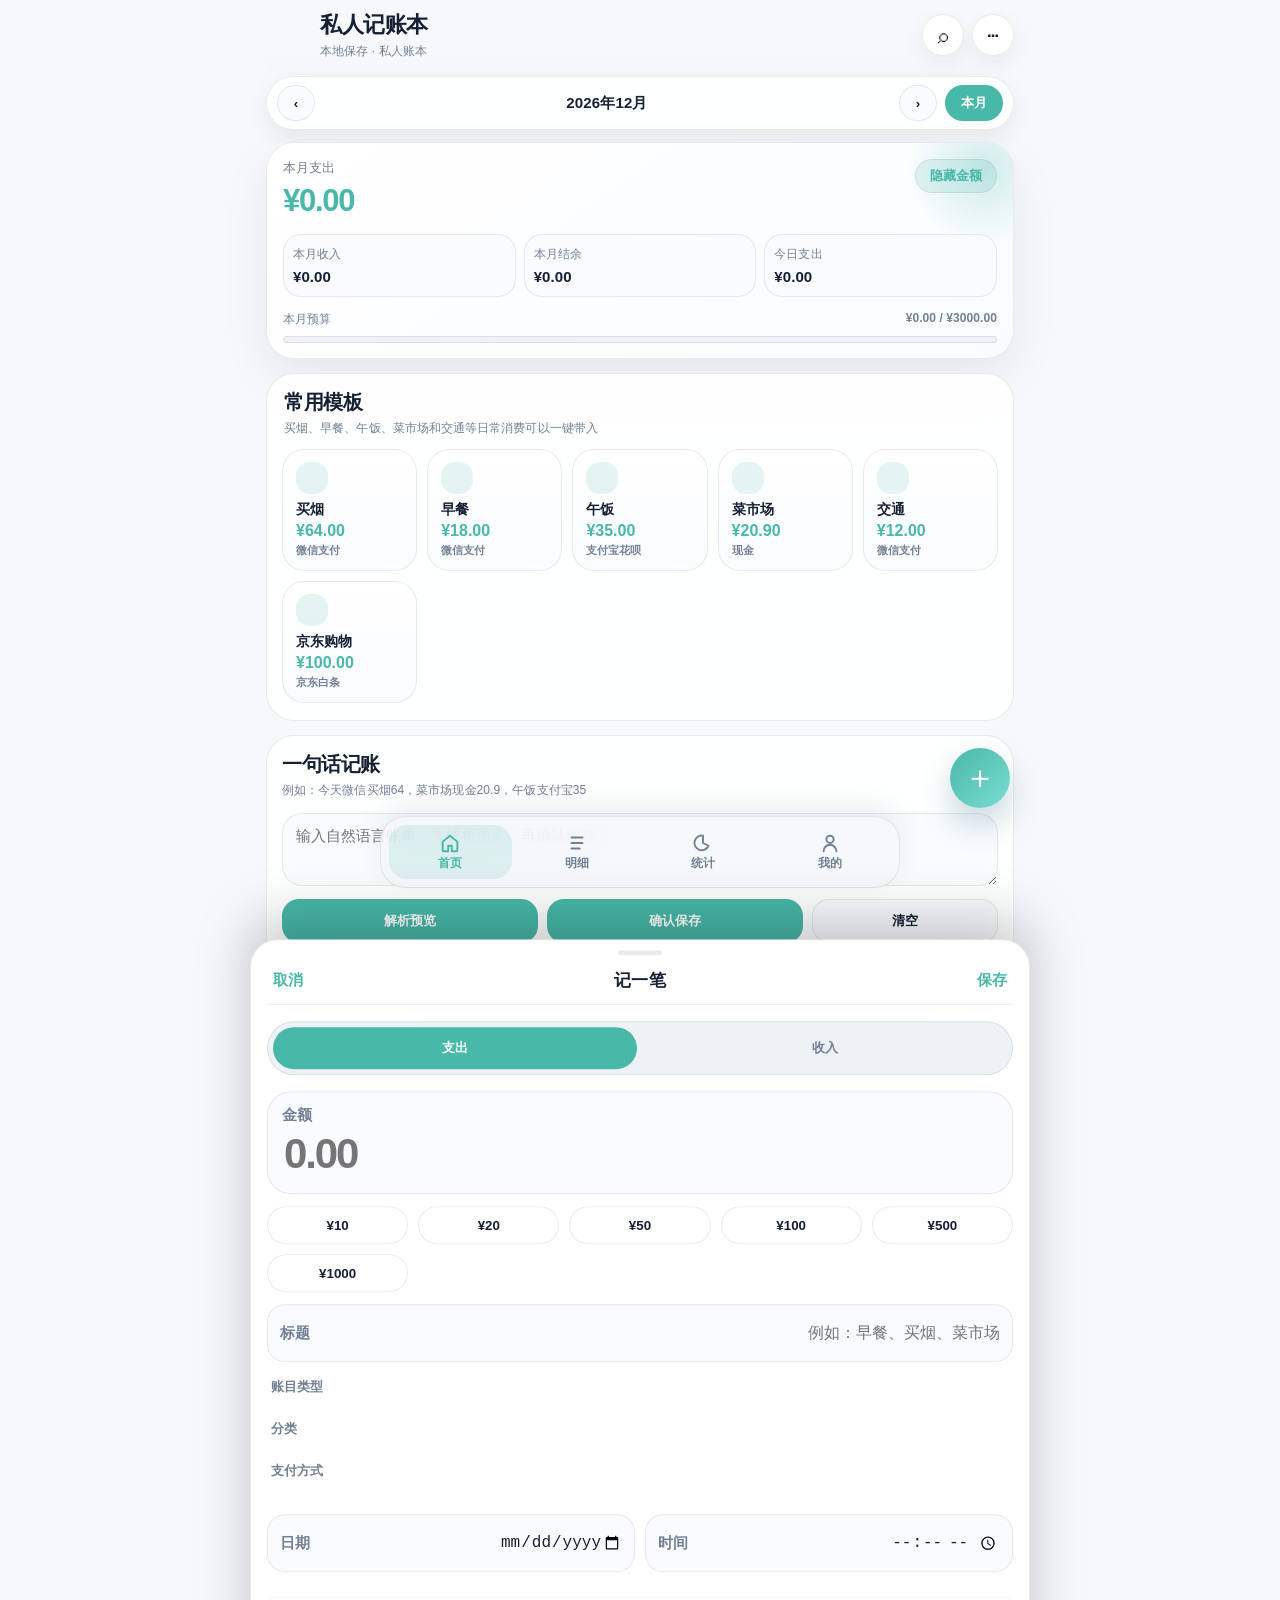
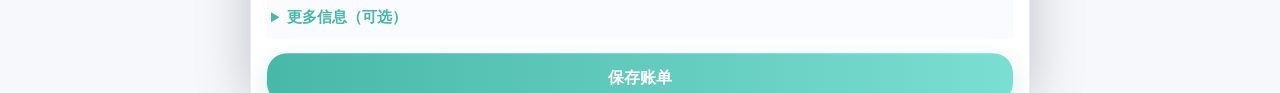
<file: index.html>
<!DOCTYPE html>
<html lang="zh-CN">
<head>
  <meta charset="UTF-8" />
  <meta name="viewport" content="width=device-width, initial-scale=1.0, viewport-fit=cover" />
  <meta name="theme-color" content="#5bc8bd" />
  <meta name="apple-mobile-web-app-capable" content="yes" />
  <meta name="apple-mobile-web-app-status-bar-style" content="default" />
  <meta name="apple-mobile-web-app-title" content="记账本" />
  <title>Shawn 私人记账本</title>
  <link rel="manifest" href="./manifest.json" />
  <link rel="apple-touch-icon" href="./assets/icons/icon-192.png" />
  <link rel="stylesheet" href="./assets/css/style.css" />
</head>
<body>
  <div id="app" class="app-shell">
    <header class="top-bar">
      <button id="backBtn" class="icon-btn ghost hidden" type="button" aria-label="返回">
        <span aria-hidden="true"></span>
      </button>
      <div class="title-wrap">
        <h1>私人记账本</h1>
        <p id="modeHint">本地保存 · 私人账本</p>
      </div>
      <div class="top-actions">
        <button id="globalSearchBtn" class="icon-btn" type="button" aria-label="搜索">⌕</button>
        <button id="moreBtn" class="icon-btn" type="button" aria-label="更多">⋯</button>
      </div>
      <div id="moreMenu" class="more-menu" aria-hidden="true">
        <button data-menu-action="add" type="button"><span>＋</span>快速记一笔</button>
        <button data-menu-action="search" type="button"><span>⌕</span>搜索账单</button>
        <button data-menu-action="export" type="button"><span>⇩</span>导出 JSON</button>
        <button data-menu-action="import" type="button"><span>⇧</span>导入 JSON</button>
        <button data-menu-action="theme" type="button"><span>◐</span>主题外观</button>
        <button data-menu-action="my" type="button"><span>☺</span>进入我的</button>
      </div>
    </header>

    <main class="main-content">
      <section class="month-switcher card" aria-label="月份切换">
        <button data-month-action="prev" type="button" aria-label="上个月">‹</button>
        <strong id="monthLabel">2026年6月</strong>
        <button data-month-action="next" type="button" aria-label="下个月">›</button>
        <button class="month-current" data-month-action="current" type="button">本月</button>
      </section>
      <section id="view-home" class="view active" data-view="home">
        <section class="hero-card">
          <div class="hero-top">
            <div>
              <span class="eyebrow">本月支出</span>
              <strong id="homeMonthExpense">¥0.00</strong>
            </div>
            <button id="privacyBtn" class="mini-pill" type="button">隐藏金额</button>
          </div>
          <div class="metric-grid">
            <div data-income-only><span>本月收入</span><b id="homeMonthIncome">¥0.00</b></div>
            <div data-income-only><span>本月结余</span><b id="homeMonthBalance">¥0.00</b></div>
            <div><span>今日支出</span><b id="homeTodayExpense">¥0.00</b></div>
          </div>
          <div class="budget-strip">
            <div><span>本月预算</span><b id="homeBudgetText">¥0 / ¥3000</b></div>
            <div class="budget-track"><i id="homeBudgetBar" class="budget-fill"></i></div>
          </div>
        </section>

        <section class="quick-entry-card card">
          <div class="section-head">
            <div><h2>常用模板</h2><p>买烟、早餐、午饭、菜市场和交通等日常消费可以一键带入</p></div>
          </div>
          <div class="quick-row" id="quickAmountHome"></div>
        </section>

        <section class="quick-text-card card">
          <div class="section-head compact"><div><h2>一句话记账</h2><p>例如：今天微信买烟64，菜市场现金20.9，午饭支付宝35</p></div></div>
          <textarea id="quickTextInput" placeholder="输入自然语言账单，先解析预览，再确认保存"></textarea>
          <div class="quick-text-actions">
            <button id="parseQuickTextBtn" type="button">解析预览</button>
            <button id="confirmQuickTextBtn" type="button">确认保存</button>
            <button id="clearQuickTextBtn" type="button">清空</button>
          </div>
          <div id="quickTextPreview" class="quick-preview"></div>
        </section>

        <section class="segmented-wrap">
          <button class="segment active" data-home-panel="records" type="button">明细</button>
          <button class="segment" data-home-panel="stats" type="button">统计</button>
        </section>

        <section id="homeRecordsPanel" class="panel active">
          <div class="section-head">
            <div><h2>最近记录</h2><p>左滑可编辑、复制或删除</p></div>
            <button class="text-btn" data-nav="details" type="button">全部</button>
          </div>
          <div id="recentList" class="record-list"></div>
        </section>

        <section id="homeStatsPanel" class="panel">
          <div class="card chart-card">
            <div class="section-head compact"><h2>分类占比</h2></div>
            <div id="homeCategoryChart" class="donut-wrap"></div>
          </div>
        </section>
      </section>

      <section id="view-details" class="view" data-view="details">
        <div class="page-heading">
          <div><h2>全部明细</h2><p>按日期分组，支持搜索和筛选</p></div>
        </div>
        <div class="search-box">
          <input id="detailSearch" type="search" placeholder="搜索标题、分类、支付方式、备注" />
        </div>
        <div class="filter-row" id="detailFilters">
          <button class="chip active" data-filter="all" type="button">全部</button>
          <button class="chip" data-filter="expense" type="button">支出</button>
          <button class="chip" data-filter="income" type="button">收入</button>
        </div>
        <div id="detailList" class="grouped-list"></div>
      </section>

      <section id="view-stats" class="view" data-view="stats">
        <div class="page-heading"><div><h2>统计分析</h2><p id="statsMonthHint">本月趋势、分类和支付方式</p></div></div>
        <div class="stat-overview card">
          <div><span>本月支出</span><b id="statsExpense">¥0.00</b></div>
          <div data-income-only><span>本月收入</span><b id="statsIncome">¥0.00</b></div>
          <div data-income-only><span>本月结余</span><b id="statsBalance">¥0.00</b></div>
        </div>
        <div class="card chart-card"><div class="section-head compact"><h2>分类占比</h2></div><div id="categoryChart" class="donut-wrap"></div></div>
        <div class="card chart-card"><div class="section-head compact"><h2>支付方式占比</h2></div><div id="paymentBars" class="bar-list"></div></div>
        <div class="card chart-card"><div class="section-head compact"><h2>最近 7 天支出趋势</h2></div><div id="trendChart" class="trend-wrap"></div></div>
        <div class="card chart-card"><div class="section-head compact"><h2>本月消费小结</h2></div><div id="personalInsight" class="insight-grid"></div></div>
      </section>

      <section id="view-my" class="view" data-view="my">
        <div class="page-heading"><div><h2>我的</h2><p>外观、数据、分类和本地备份</p></div></div>
        <div class="my-profile card">
          <div>
            <span>Shawn 记账本</span>
            <h3>本地保存</h3>
            <p>专注日常消费、预算、分类和本地备份</p>
          </div>
          <div class="my-profile-stats">
            <b id="myTotalCount">0</b><span>已记录</span>
            <b id="myMonthExpense">¥0.00</b><span>本月支出</span>
          </div>
        </div>


        <div class="data-health card">
          <div class="section-head compact"><h2>数据健康</h2></div>
          <div class="health-grid">
            <div><span>当前记录</span><b id="healthTotalCount">0</b></div>
            <div><span>最近备份</span><b id="healthBackupTime">暂无</b></div>
            <div><span>回收站</span><b id="healthRecycleCount">0</b></div>
          </div>
        </div>
        <div class="settings-group">
          <h3>基础设置</h3>
          <label class="setting-row"><span>默认支付方式</span><select id="defaultPaymentSelect"></select></label>
          <label class="setting-row"><span>默认打开页面</span><select id="defaultPageSelect"><option value="home">首页</option><option value="details">明细</option><option value="stats">统计</option><option value="my">我的</option></select></label>
          <label class="setting-row"><span>账单显示模式</span><select id="displayModeSelect"><option value="compact">紧凑</option><option value="comfortable">舒适</option></select></label>
          <label class="setting-row"><span>本月预算</span><input id="monthlyBudgetInput" class="setting-input" type="number" inputmode="decimal" min="0" step="100" placeholder="3000" /></label>
          <label class="setting-row"><span>显示收入金额</span><input id="showIncomeToggle" type="checkbox" /></label>
        </div>
        <div class="settings-group">
          <h3>主题设置</h3>
          <div class="sub-label">显示模式</div>
          <div class="theme-options" id="themeOptions">
            <button class="chip" data-theme="system" type="button">跟随系统</button>
            <button class="chip" data-theme="light" type="button">浅色模式</button>
            <button class="chip" data-theme="dark" type="button">深色模式</button>
          </div>
          <div class="sub-label">主题色</div>
          <div class="accent-options" id="accentOptions">
            <button class="accent-dot" data-accent="mint" type="button"><i></i><span>薄荷绿</span></button>
            <button class="accent-dot" data-accent="sky" type="button"><i></i><span>天空蓝</span></button>
            <button class="accent-dot" data-accent="indigo" type="button"><i></i><span>蓝紫色</span></button>
            <button class="accent-dot" data-accent="orange" type="button"><i></i><span>奶油橙</span></button>
            <button class="accent-dot" data-accent="pink" type="button"><i></i><span>樱花粉</span></button>
            <button class="accent-dot" data-accent="graphite" type="button"><i></i><span>石墨灰</span></button>
          </div>
        </div>
        <div class="settings-group">
          <h3>模板管理</h3>
          <div class="template-form-grid">
            <input id="templateTitleInput" placeholder="标题：如 买烟" />
            <input id="templateAmountInput" type="number" inputmode="decimal" min="0" step="0.01" placeholder="金额" />
            <input id="templateCategoryInput" placeholder="分类：如 抽烟" />
            <input id="templatePaymentInput" placeholder="支付方式：如 微信支付" />
            <button id="addTemplateBtn" type="button">保存模板</button><button id="cancelTemplateEditBtn" class="ghost-action" type="button">取消编辑</button>
          </div>
          <div id="templateList" class="template-list"></div>
          <div class="action-grid mini-actions"><button id="restoreTemplatesBtn" type="button">恢复默认模板</button></div>
        </div>
        <div class="settings-group">
          <h3>分类与支付方式</h3>
          <div class="tag-editor"><label>新增分类</label><div><input id="newCategoryInput" placeholder="例如：停车费" /><button id="addCategoryBtn" type="button">添加</button></div></div>
          <div id="categoryTags" class="tag-list"></div>
          <div class="tag-editor"><label>新增支付方式</label><div><input id="newPaymentInput" placeholder="例如：公司卡" /><button id="addPaymentBtn" type="button">添加</button></div></div>
          <div id="paymentTags" class="tag-list"></div>
          <div class="action-grid mini-actions">
            <button id="restoreCategoriesBtn" type="button">恢复默认分类</button>
            <button id="restorePaymentsBtn" type="button">恢复默认支付方式</button>
          </div>
        </div>
        <div class="settings-group">
          <h3>数据管理</h3>
          <div class="action-grid">
            <button id="exportBtn" type="button">导出 JSON</button>
            <button id="importBtn" type="button">导入 JSON</button>
            <button id="exportCsvBtn" type="button">导出全部 CSV</button>
            <button id="exportMonthCsvBtn" type="button">导出本月 CSV</button>
            <button id="restoreDemoBtn" type="button">恢复示例数据</button>
            <button id="restoreImportBackupBtn" type="button">恢复导入前备份</button>
            <button id="createLocalBackupBtn" type="button">创建本地备份</button>
            <button id="restoreLocalBackupBtn" type="button">恢复本地备份</button>
            <button id="clearDataBtn" class="danger" type="button">清空数据</button>
            <button id="clearCacheBtn" type="button">清除缓存 / 更新</button>
          </div>
          <input id="importFileInput" type="file" accept="application/json,.json" hidden />
          
        </div>
        <div class="settings-group">
          <h3>最近删除</h3>
          <div id="recycleList" class="recycle-list"></div>
          <div class="action-grid mini-actions"><button id="clearRecycleBtn" class="danger" type="button">清空回收站</button></div>
        </div>
        <div class="settings-group">
          <h3>关于</h3>
          <div class="sync-card"><span>运行状态</span><b id="syncStatus">独立模式</b></div>
        </div>
        <div class="settings-group">
          <h3>AI 提示词</h3>
          <textarea id="aiPromptText" readonly></textarea>
          <button id="copyPromptBtn" class="full-btn" type="button">复制 AI 提示词</button>
        </div>
      </section>

      <section id="view-transaction" class="view" data-view="transaction">
        <button class="text-btn back-inline" data-nav="details" type="button">‹ 返回明细</button>
        <div id="transactionDetail" class="detail-card card"></div>
      </section>
    </main>

    <nav class="bottom-nav" aria-label="主导航">
      <button class="active" data-nav="home" type="button"><span class="nav-ico"><svg viewBox="0 0 24 24"><path d="M4 10.5 12 4l8 6.5V20a1 1 0 0 1-1 1h-5v-6h-4v6H5a1 1 0 0 1-1-1z"/></svg></span>首页</button>
      <button data-nav="details" type="button"><span class="nav-ico"><svg viewBox="0 0 24 24"><path d="M6 6h12M6 12h12M6 18h9"/></svg></span>明细</button>
      <button data-nav="stats" type="button"><span class="nav-ico"><svg viewBox="0 0 24 24"><path d="M12 4v8l6 3A8 8 0 1 1 12 4z"/></svg></span>统计</button>
      <button data-nav="my" type="button"><span class="nav-ico"><svg viewBox="0 0 24 24"><path d="M12 12a4 4 0 1 0 0-8 4 4 0 0 0 0 8zm-7 9a7 7 0 0 1 14 0"/></svg></span>我的</button>
    </nav>

    <button id="fabAdd" class="fab" type="button" aria-label="记一笔">＋</button>
  </div>

  <div id="sheetOverlay" class="sheet-overlay" aria-hidden="true"></div>
  <aside id="entrySheet" class="bottom-sheet" aria-hidden="true" role="dialog" aria-modal="true" aria-labelledby="sheetTitle">
    <div class="sheet-handle"></div>
    <form id="entryForm" class="entry-form">
      <div class="sheet-header">
        <button id="cancelEntryBtn" class="text-btn" type="button">取消</button>
        <h2 id="sheetTitle">记一笔</h2>
        <button class="text-btn primary" type="submit">保存</button>
      </div>
      <input id="entryId" type="hidden" />
      <div class="type-switch">
        <button class="active" data-type="expense" type="button">支出</button>
        <button data-type="income" type="button">收入</button>
      </div>
      <label class="amount-box">
        <span>金额</span>
        <input id="amountInput" type="number" inputmode="decimal" min="0" step="0.01" placeholder="0.00" required />
      </label>
      <div class="quick-row" id="quickAmountSheet"></div>
      <label class="form-row main-title"><span>标题</span><input id="titleInput" placeholder="例如：早餐、买烟、菜市场" required /></label>
      <div class="form-block">
        <div class="block-title">账目类型</div>
        <div id="accountTypeOptions" class="chip-grid"></div>
      </div>
      <div class="form-block">
        <div class="block-title">分类</div>
        <div id="categoryOptions" class="chip-grid"></div>
      </div>
      <div class="form-block">
        <div class="block-title">支付方式</div>
        <div id="paymentOptions" class="chip-grid"></div>
      </div>
      <div class="form-grid fixed-mobile">
        <label class="form-row"><span>日期</span><input id="dateInput" type="date" required /></label>
        <label class="form-row"><span>时间</span><input id="timeInput" type="time" required /></label>
      </div>
      <details id="workDetails" class="work-details">
        <summary>更多信息（可选）</summary>
        <label class="form-row"><span>标签 / 场景</span><input id="projectInput" placeholder="例如：家庭、出行、购物" /></label>
        <label class="form-row"><span>商家</span><input id="supplierInput" placeholder="例如：京东、菜市场、便利店" /></label>
        <label class="form-row textarea"><span>备注</span><textarea id="noteInput" placeholder="可选"></textarea></label>
        <input id="invoiceStatusInput" type="hidden" value="无需开票" />
        <input id="reimbursementStatusInput" type="hidden" value="无需报销" />
        <input id="contractStatusInput" type="hidden" value="" />
        <input id="contractNoInput" type="hidden" />
      </details>
      <button class="sheet-save-btn" type="submit">保存账单</button>
      <div class="sheet-safe-space"></div>
    </form>
  </aside>


  <div id="modalOverlay" class="modal-overlay" aria-hidden="true"></div>
  <section id="importPreviewModal" class="app-modal" aria-hidden="true" role="dialog" aria-modal="true">
    <div class="modal-header">
      <h2>导入预览</h2>
      <button id="cancelImportPreviewBtn" class="icon-btn ghost" type="button" aria-label="关闭">×</button>
    </div>
    <div id="importPreviewSummary" class="import-summary"></div>
    <div id="importPreviewList" class="import-preview-list"></div>
    <div class="modal-actions">
      <button id="confirmImportPreviewBtn" class="primary-action" type="button">确认导入</button>
      <button id="cancelImportPreviewBottomBtn" type="button">取消</button>
    </div>
  </section>

  <div id="toast" class="toast" role="status"></div>

  <script src="./assets/js/storage.js"></script>
  <script src="./assets/js/charts.js"></script>
  <script src="./assets/js/ui.js"></script>
  <script src="./assets/js/app.js"></script>
</body>
</html>
</file>
<file: assets/css/style.css>
/* Shawn Account Book - GitHub Pages
   Focus: stable light/dark theme, clickable menus, accent colors, iPhone Safari layout. */
:root {
  --font: -apple-system, BlinkMacSystemFont, "Segoe UI", Arial, "PingFang SC", "Microsoft YaHei UI", "Microsoft YaHei", sans-serif;
  --bg: #f6f8fb;
  --bg-rgb: 246,248,251;
  --bg-soft: #eef2f7;
  --card: rgba(255,255,255,.88);
  --card-solid: #ffffff;
  --card-2: #f9fbff;
  --text: #162033;
  --muted: #738094;
  --muted-2: #9aa4b5;
  --line: rgba(22,32,51,.09);
  --primary: #48b8a8;
  --primary-2: #75d7cc;
  --primary-soft: rgba(72,184,168,.14);
  --primary-strong-soft: rgba(72,184,168,.22);
  --success: #25a766;
  --warning: #f59e0b;
  --danger: #ef4444;
  --shadow: 0 18px 46px rgba(31,41,55,.10);
  --shadow-soft: 0 8px 22px rgba(31,41,55,.07);
  --radius-xl: 28px;
  --radius-lg: 22px;
  --radius-md: 16px;
  --safe-bottom: env(safe-area-inset-bottom, 0px);
  color-scheme: light;
}
:root[data-accent="mint"] { --primary:#48b8a8; --primary-2:#7bded2; --primary-soft:rgba(72,184,168,.14); --primary-strong-soft:rgba(72,184,168,.24); }
:root[data-accent="sky"] { --primary:#3ba7f5; --primary-2:#83d0ff; --primary-soft:rgba(59,167,245,.14); --primary-strong-soft:rgba(59,167,245,.23); }
:root[data-accent="indigo"] { --primary:#6868f2; --primary-2:#9b8cff; --primary-soft:rgba(104,104,242,.14); --primary-strong-soft:rgba(104,104,242,.23); }
:root[data-accent="orange"] { --primary:#f09a3e; --primary-2:#ffc373; --primary-soft:rgba(240,154,62,.15); --primary-strong-soft:rgba(240,154,62,.25); }
:root[data-accent="pink"] { --primary:#ed78a5; --primary-2:#ffadc8; --primary-soft:rgba(237,120,165,.14); --primary-strong-soft:rgba(237,120,165,.24); }
:root[data-accent="graphite"] { --primary:#64748b; --primary-2:#94a3b8; --primary-soft:rgba(100,116,139,.16); --primary-strong-soft:rgba(100,116,139,.28); }

@media (prefers-color-scheme: dark) {
  :root[data-theme="system"] {
    --bg: #171a23;
    --bg-rgb: 23,26,35;
    --bg-soft: #202431;
    --card: rgba(37,41,55,.90);
    --card-solid: #252937;
    --card-2: #2c3140;
    --text: #f3f6fb;
    --muted: #b0bacb;
    --muted-2: #8792a4;
    --line: rgba(255,255,255,.11);
    --shadow: 0 18px 50px rgba(0,0,0,.34);
    --shadow-soft: 0 10px 26px rgba(0,0,0,.22);
    color-scheme: dark;
  }
}
:root[data-theme="dark"] {
  --bg: #171a23;
  --bg-rgb: 23,26,35;
  --bg-soft: #202431;
  --card: rgba(37,41,55,.90);
  --card-solid: #252937;
  --card-2: #2c3140;
  --text: #f3f6fb;
  --muted: #b0bacb;
  --muted-2: #8792a4;
  --line: rgba(255,255,255,.11);
  --shadow: 0 18px 50px rgba(0,0,0,.34);
  --shadow-soft: 0 10px 26px rgba(0,0,0,.22);
  color-scheme: dark;
}

*{box-sizing:border-box;-webkit-tap-highlight-color:transparent}
html,body{margin:0;min-height:100%;font-family:var(--font);background:var(--bg);color:var(--text)}
body{overflow-x:hidden;font-size:15px}.app-shell{min-height:100vh;max-width:780px;margin:0 auto;padding:0 16px 94px;position:relative}.top-bar{position:sticky;top:0;z-index:40;display:flex;align-items:center;gap:12px;padding:calc(10px + env(safe-area-inset-top,0px)) 0 10px;background:linear-gradient(to bottom,rgba(var(--bg-rgb),.97) 68%,rgba(var(--bg-rgb),0));backdrop-filter:blur(18px);-webkit-backdrop-filter:blur(18px)}.title-wrap{flex:1;min-width:0}.title-wrap h1{margin:0;font-size:24px;letter-spacing:-.03em}.title-wrap p{margin:3px 0 0;color:var(--muted);font-size:12px}.top-actions{display:flex;gap:8px;position:relative}.icon-btn{width:42px;height:42px;border:1px solid var(--line);border-radius:50%;background:var(--card-solid);box-shadow:var(--shadow-soft);color:var(--text);font-size:20px;display:grid;place-items:center;cursor:pointer}.icon-btn.ghost{background:transparent;box-shadow:none;color:var(--muted)}.icon-btn.hidden{visibility:hidden}.main-content{position:relative}.view{display:none;animation:fadeIn .18s ease}.view.active{display:block}@keyframes fadeIn{from{opacity:.45;transform:translateY(5px)}to{opacity:1;transform:none}}
.card,.hero-card,.settings-group{border:1px solid var(--line);background:var(--card);border-radius:var(--radius-xl);box-shadow:var(--shadow);backdrop-filter:blur(18px);-webkit-backdrop-filter:blur(18px)}

.more-menu{position:absolute;right:0;top:50px;z-index:80;width:188px;padding:8px;border:1px solid var(--line);border-radius:20px;background:var(--card-solid);box-shadow:var(--shadow);display:none}.more-menu.open{display:block}.more-menu button{width:100%;height:42px;border:0;background:transparent;color:var(--text);border-radius:14px;text-align:left;font-weight:750;padding:0 12px;cursor:pointer}.more-menu button:active,.more-menu button:hover{background:var(--primary-soft)}

.hero-card{padding:18px;margin:8px 0 14px;background:linear-gradient(135deg,var(--card-solid),var(--card-2));color:var(--text);overflow:hidden;position:relative}.hero-card:before{content:"";position:absolute;right:-52px;top:-54px;width:160px;height:160px;border-radius:50%;background:radial-gradient(circle,var(--primary-strong-soft),transparent 68%)}.hero-top{display:flex;justify-content:space-between;gap:12px;align-items:flex-start;position:relative}.eyebrow{display:block;font-size:13px;color:var(--muted);margin-bottom:8px}.hero-top strong{display:block;font-size:34px;line-height:1;font-weight:820;letter-spacing:-.05em;color:var(--primary)}.mini-pill{height:34px;border:1px solid var(--line);border-radius:999px;background:var(--primary-soft);color:var(--primary);padding:0 14px;font-weight:800}.metric-grid{display:grid;grid-template-columns:repeat(3,1fr);gap:8px;margin-top:18px;position:relative}.metric-grid div{background:var(--card-2);border:1px solid var(--line);border-radius:18px;padding:11px 9px}.metric-grid span,.stat-overview span{display:block;font-size:12px;color:var(--muted)}.metric-grid b{display:block;margin-top:5px;font-size:15px;color:var(--text)}.budget-strip{margin-top:14px;position:relative}.budget-strip div:first-child{display:flex;justify-content:space-between;color:var(--muted);font-size:12px;margin-bottom:8px}.budget-track{height:8px;background:var(--bg-soft);border-radius:999px;overflow:hidden;border:1px solid var(--line)}.budget-fill{height:100%;width:0;border-radius:999px;background:linear-gradient(90deg,var(--primary),var(--primary-2));transition:width .25s ease}

.section-head,.page-heading{display:flex;justify-content:space-between;align-items:center;gap:12px;margin:18px 2px 12px}.section-head h2,.page-heading h2{margin:0;font-size:20px;letter-spacing:-.02em}.section-head p,.page-heading p{margin:4px 0 0;color:var(--muted);font-size:12px}.section-head.compact{margin:0 0 14px}.text-btn{border:0;background:transparent;color:var(--primary);font-weight:800;font-size:15px;cursor:pointer}.text-btn.primary{color:var(--primary)}.back-inline{margin:8px 0 12px}.quick-entry-card{padding:15px;margin-bottom:14px}.quick-row{display:flex;gap:8px;overflow:auto;padding-bottom:2px;scrollbar-width:none}.quick-row::-webkit-scrollbar{display:none}.quick-row button,.chip,.segment{border:1px solid var(--line);background:var(--card-solid);color:var(--text);border-radius:999px;padding:9px 14px;font-weight:780;white-space:nowrap;min-height:38px;cursor:pointer}.quick-row button.active,.chip.active,.segment.active{border-color:transparent;background:var(--primary);color:#fff}.segmented-wrap{display:grid;grid-template-columns:1fr 1fr;gap:6px;padding:5px;background:var(--bg-soft);border-radius:999px;border:1px solid var(--line);margin:16px 0}.segment{box-shadow:none}.panel{display:none}.panel.active{display:block}

.record-list,.grouped-list{display:flex;flex-direction:column;gap:10px}.record-shell{position:relative;overflow:hidden;border-radius:22px;background:transparent}.record-actions{position:absolute;right:0;top:0;bottom:0;display:flex;align-items:stretch;overflow:hidden;border-radius:0 22px 22px 0}.record-actions button{width:72px;border:0;color:#fff;font-weight:850}.record-actions .edit{background:var(--warning)}.record-actions .copy{background:var(--primary)}.record-actions .delete{background:var(--danger)}.record-item{position:relative;z-index:2;display:flex;align-items:center;gap:12px;padding:14px;background:var(--card-solid);border:1px solid var(--line);border-radius:22px;transition:transform .2s ease;touch-action:pan-y}.record-item.swiped{transform:translateX(-216px)}.category-icon{width:42px;height:42px;border-radius:15px;display:grid;place-items:center;background:var(--primary-soft);font-size:20px;flex:0 0 auto}.record-main{flex:1;min-width:0}.record-main h3{margin:0;font-size:16px;white-space:nowrap;overflow:hidden;text-overflow:ellipsis}.record-main p{margin:4px 0 0;color:var(--muted);font-size:12px;white-space:nowrap;overflow:hidden;text-overflow:ellipsis}.record-amount{text-align:right;flex:0 0 auto;font-weight:850}.record-amount.expense,.big-amount.expense{color:var(--danger)}.record-amount.income,.big-amount.income{color:var(--success)}.empty-state{text-align:center;color:var(--muted);padding:26px 12px;background:var(--card);border:1px dashed var(--line);border-radius:24px;line-height:1.5}

.bottom-nav{position:fixed;left:50%;bottom:calc(12px + var(--safe-bottom));transform:translateX(-50%);z-index:50;width:min(92vw,520px);display:grid;grid-template-columns:repeat(4,1fr);gap:4px;padding:8px;border:1px solid var(--line);background:rgba(var(--bg-rgb),.80);backdrop-filter:blur(24px);-webkit-backdrop-filter:blur(24px);border-radius:26px;box-shadow:var(--shadow)}.bottom-nav button{border:0;border-radius:18px;background:transparent;color:var(--muted);font-size:12px;font-weight:780;padding:7px 4px;cursor:pointer}.bottom-nav button span{display:block;font-size:18px;margin-bottom:1px}.bottom-nav button.active{background:var(--primary-soft);color:var(--primary)}.fab{position:fixed;right:max(18px,calc((100vw - 780px)/2 + 24px));bottom:calc(92px + var(--safe-bottom));z-index:45;width:60px;height:60px;border:0;border-radius:50%;background:linear-gradient(135deg,var(--primary),var(--primary-2));color:#fff;font-size:32px;box-shadow:0 16px 32px rgba(40,100,120,.25);cursor:pointer}.fab.hidden{display:none}

.search-box input,.tag-editor input,.form-row input,.form-row select,.form-row textarea{width:100%;border:1px solid var(--line);border-radius:18px;background:var(--card-solid);color:var(--text);font-size:16px;outline:none}.search-box input,.tag-editor input{height:46px;padding:0 16px}.filter-row{display:flex;gap:8px;overflow:auto;margin:12px 0 14px;padding-bottom:2px}.date-group{margin:18px 0 8px;color:var(--muted);font-size:13px;font-weight:850}.stat-overview{display:grid;grid-template-columns:repeat(3,1fr);gap:8px;padding:16px;margin-bottom:14px}.stat-overview b{display:block;margin-top:5px;font-size:18px;color:var(--text)}.chart-card{padding:16px;margin:14px 0}.donut-wrap{display:flex;gap:16px;align-items:center}.donut-svg{width:132px;height:132px;aspect-ratio:1/1;flex:0 0 auto;display:block}.donut-center-label{font-size:10px;opacity:.65}.donut-center-value{font-size:13px;font-weight:800}.legend{display:flex;flex-direction:column;gap:8px;min-width:0;flex:1}.legend-row,.bar-row{display:flex;align-items:center;gap:8px;font-size:13px;color:var(--muted)}.legend-row b{margin-left:auto;color:var(--text)}.dot{width:10px;height:10px;border-radius:50%;flex:0 0 auto}.bar-list{display:flex;flex-direction:column;gap:12px}.bar-row{display:grid;grid-template-columns:86px 1fr 64px}.bar-row b{color:var(--text);text-align:right}.bar-track{height:10px;background:var(--bg-soft);border-radius:999px;overflow:hidden;border:1px solid var(--line)}.bar-fill{height:100%;border-radius:999px;background:linear-gradient(90deg,var(--primary),var(--primary-2))}.trend-wrap svg{width:100%;height:160px;color:var(--muted)}

.settings-group{padding:16px;margin:14px 0}.settings-group h3{margin:0 0 12px;font-size:16px}.setting-row{display:flex;justify-content:space-between;align-items:center;gap:14px;padding:13px 0;border-bottom:1px solid var(--line)}.setting-row:last-child{border-bottom:0}.setting-row select,.form-row select{max-width:58%;border:1px solid var(--line);border-radius:14px;background:var(--card-solid);color:var(--text);height:40px;padding:0 10px}.sub-label{margin:12px 0 8px;color:var(--muted);font-size:13px;font-weight:800}.theme-options,.tag-list{display:flex;flex-wrap:wrap;gap:8px}.accent-options{display:grid;grid-template-columns:repeat(3,1fr);gap:10px}.accent-dot{min-height:52px;border:1px solid var(--line);border-radius:18px;background:var(--card-solid);color:var(--text);display:flex;align-items:center;gap:8px;justify-content:center;font-weight:800;cursor:pointer}.accent-dot i{width:18px;height:18px;border-radius:50%;background:var(--primary)}.accent-dot[data-accent="mint"] i{background:#48b8a8}.accent-dot[data-accent="sky"] i{background:#3ba7f5}.accent-dot[data-accent="indigo"] i{background:#6868f2}.accent-dot[data-accent="orange"] i{background:#f09a3e}.accent-dot[data-accent="pink"] i{background:#ed78a5}.accent-dot[data-accent="graphite"] i{background:#64748b}.accent-dot.active{border-color:var(--primary);background:var(--primary-soft);box-shadow:inset 0 0 0 1px var(--primary)}.tag-editor{margin:12px 0}.tag-editor label{display:block;color:var(--muted);font-size:13px;margin-bottom:8px}.tag-editor div{display:flex;gap:8px}.tag-editor button,.full-btn,.action-grid button{border:0;border-radius:16px;background:var(--primary);color:#fff;font-weight:850;padding:0 14px;min-height:42px;cursor:pointer}.action-grid{display:grid;grid-template-columns:1fr 1fr;gap:10px}.action-grid .danger{background:var(--danger)}.setting-note{color:var(--muted);font-size:12px;line-height:1.6}.sync-card{display:flex;justify-content:space-between;background:var(--card-2);padding:14px;border-radius:18px;border:1px solid var(--line)}.settings-group textarea{width:100%;min-height:180px;border:1px solid var(--line);border-radius:18px;background:var(--card-solid);color:var(--text);padding:12px;line-height:1.6;font-size:14px}.full-btn{width:100%;margin-top:10px}

.detail-card{padding:20px}.detail-title{text-align:center}.detail-title h2{margin:0 0 8px}.detail-title .big-amount{font-size:36px;font-weight:850;letter-spacing:-.04em}.detail-grid{margin-top:18px;display:flex;flex-direction:column}.detail-line{display:flex;justify-content:space-between;gap:16px;padding:13px 0;border-bottom:1px solid var(--line)}.detail-line span{color:var(--muted)}.detail-line b{text-align:right;word-break:break-word}.detail-actions{display:grid;grid-template-columns:1fr 1fr;gap:10px;margin-top:18px}.detail-actions button{border:0;border-radius:18px;min-height:46px;color:#fff;font-weight:850}.detail-actions .edit{background:var(--warning)}.detail-actions .delete{background:var(--danger)}

.sheet-overlay{position:fixed;inset:0;z-index:90;background:rgba(0,0,0,.28);opacity:0;pointer-events:none;transition:opacity .2s ease}.sheet-overlay.open{opacity:1;pointer-events:auto}.bottom-sheet{position:fixed;left:50%;bottom:0;transform:translate(-50%,105%);z-index:100;width:min(100vw,780px);max-height:88vh;background:var(--card-solid);border:1px solid var(--line);border-bottom:0;border-radius:28px 28px 0 0;box-shadow:0 -20px 55px rgba(0,0,0,.22);transition:transform .24s ease;overflow:hidden}.bottom-sheet.open{transform:translate(-50%,0)}.sheet-handle{width:44px;height:5px;border-radius:99px;background:var(--line);margin:10px auto 2px}.entry-form{max-height:86vh;overflow:auto;padding:0 16px 0;-webkit-overflow-scrolling:touch}.sheet-header{position:sticky;top:0;z-index:2;display:flex;align-items:center;justify-content:space-between;background:var(--card-solid);padding:12px 0;border-bottom:1px solid var(--line)}.sheet-header h2{font-size:17px;margin:0}.type-switch{display:grid;grid-template-columns:1fr 1fr;gap:6px;background:var(--bg-soft);border:1px solid var(--line);border-radius:999px;padding:5px;margin:16px 0}.type-switch button{border:0;border-radius:999px;background:transparent;color:var(--muted);height:42px;font-weight:850}.type-switch button.active{background:var(--primary);color:#fff}.amount-box{display:block;background:var(--card-2);border:1px solid var(--line);border-radius:24px;padding:14px;margin-bottom:12px}.amount-box span{display:block;color:var(--muted);font-weight:780}.amount-box input{width:100%;border:0;background:transparent;color:var(--text);font-size:42px;font-weight:860;letter-spacing:-.05em;outline:none;margin-top:4px}.form-row{display:flex;align-items:center;justify-content:space-between;gap:12px;min-height:54px;margin:10px 0;padding:8px 12px;background:var(--card-2);border:1px solid var(--line);border-radius:18px}.form-row span{flex:0 0 82px;color:var(--muted);font-weight:800}.form-row input,.form-row select{height:40px;padding:0 10px}.form-row input,.form-row textarea{border:0;background:transparent;color:var(--text);padding:0;text-align:right}.form-row.textarea{display:block}.form-row.textarea span{display:block;margin-bottom:8px}.form-row.textarea textarea{min-height:80px;text-align:left;resize:vertical}.main-title input{text-align:right}.form-block{margin:16px 0}.block-title{color:var(--muted);font-size:13px;font-weight:850;margin:0 0 8px 4px}.chip-grid{display:flex;flex-wrap:wrap;gap:8px}.form-grid{display:grid;grid-template-columns:1fr 1fr;gap:10px}.work-details{margin:14px 0 0}.work-details summary{cursor:pointer;color:var(--primary);font-weight:850;padding:12px 4px}.sheet-safe-space{height:calc(20px + var(--safe-bottom))}

.toast{position:fixed;left:50%;bottom:calc(170px + var(--safe-bottom));transform:translateX(-50%) translateY(12px);z-index:120;min-width:180px;max-width:min(90vw,420px);padding:12px 14px;border-radius:18px;background:rgba(30,33,42,.92);color:#fff;text-align:center;font-weight:800;box-shadow:var(--shadow);opacity:0;pointer-events:none;transition:.2s ease}.toast.show{opacity:1;transform:translateX(-50%) translateY(0);pointer-events:auto}.toast button{margin-left:12px;border:0;border-radius:999px;background:#fff;color:#111;padding:5px 10px;font-weight:850}.masked .money-value{filter:blur(7px)}

@media (max-width:520px){.app-shell{padding-left:14px;padding-right:14px}.hero-top strong{font-size:31px}.metric-grid{grid-template-columns:1fr 1fr 1fr}.donut-wrap{align-items:flex-start}.donut-svg{width:118px;height:118px}.bar-row{grid-template-columns:74px 1fr 58px}.accent-options{grid-template-columns:1fr 1fr}.form-grid.fixed-mobile{grid-template-columns:1fr}.form-row{min-height:56px}.form-row span{flex-basis:78px}.setting-row select{max-width:62%}.more-menu{right:0;width:178px}.bottom-sheet{max-height:90vh}.entry-form{max-height:88vh}.amount-box input{font-size:38px}}
@media (min-width:820px){.app-shell{padding-bottom:110px}.fab{right:calc((100vw - 780px)/2 + 20px)}}


/* Stability and experience enhancements */
.budget-strip{margin-top:14px;position:relative}.budget-strip div:first-child{display:flex;justify-content:space-between;color:var(--muted);font-size:12px;margin-bottom:8px}.budget-track{height:8px;background:var(--bg-soft);border-radius:999px;overflow:hidden;border:1px solid var(--line)}.budget-fill,.budget-track>i{display:block;height:100%;width:0;border-radius:999px;background:linear-gradient(90deg,var(--primary),var(--primary-2));transition:width .25s ease}
.setting-input{max-width:58%;height:40px;border:1px solid var(--line);border-radius:14px;background:var(--card-solid);color:var(--text);padding:0 10px;text-align:right;font-size:15px;outline:none}
.tag-list .removable-chip{display:inline-flex;align-items:center;gap:6px;border:1px solid var(--line);background:var(--card-solid);color:var(--text);border-radius:999px;padding:8px 10px;font-weight:780}.tag-list .removable-chip .remove-mini{width:20px;height:20px;border:0;border-radius:50%;background:var(--bg-soft);color:var(--muted);font-weight:900;line-height:20px;padding:0;cursor:pointer}.tag-list .removable-chip .remove-mini:active{background:var(--danger);color:#fff}
html[data-density="compact"] .record-list,html[data-density="compact"] .grouped-list{gap:6px}html[data-density="compact"] .record-item{padding:10px 12px;border-radius:18px}html[data-density="compact"] .record-shell{border-radius:18px}html[data-density="compact"] .record-actions{border-radius:0 18px 18px 0}html[data-density="compact"] .category-icon{width:36px;height:36px;border-radius:13px;font-size:18px}html[data-density="compact"] .record-main h3{font-size:15px}html[data-density="compact"] .record-main p{font-size:11px}html[data-density="compact"] .record-amount{font-size:14px}
body.hide-income [data-income-only]{display:none!important}.income-disabled-note{color:var(--muted);font-size:12px;margin:6px 0 0}
:root[data-theme="dark"] .more-menu,:root[data-theme="dark"] .bottom-sheet,:root[data-theme="dark"] .sheet-header{background:var(--card-solid)}:root[data-theme="dark"] .category-icon{background:var(--primary-strong-soft)}:root[data-theme="dark"] input,:root[data-theme="dark"] select,:root[data-theme="dark"] textarea{color:var(--text)}
@media (prefers-color-scheme: dark){:root[data-theme="system"] .more-menu,:root[data-theme="system"] .bottom-sheet,:root[data-theme="system"] .sheet-header{background:var(--card-solid)}:root[data-theme="system"] .category-icon{background:var(--primary-strong-soft)}:root[data-theme="system"] input,:root[data-theme="system"] select,:root[data-theme="system"] textarea{color:var(--text)}}
@media (max-width:520px){.setting-input{max-width:62%;min-width:126px}.action-grid{grid-template-columns:1fr}}
/* Keep layout stable when income is hidden; text is replaced by JS and income records are filtered. */
body.hide-income [data-income-only]{display:block!important}


/* Experience enhancements */
.quick-row{display:grid;grid-template-columns:repeat(3,1fr);gap:10px}.quick-row .template-chip{min-height:74px;text-align:left;align-items:flex-start;justify-content:center;display:flex;flex-direction:column;gap:3px;border:1px solid var(--line);background:var(--card-solid);color:var(--text);border-radius:20px;padding:10px 12px;box-shadow:none}.template-chip span{font-weight:900}.template-chip b{color:var(--primary);font-size:15px}.template-chip em{font-style:normal;color:var(--muted);font-size:11px}.my-profile{padding:18px;margin:10px 0 14px;display:grid;grid-template-columns:1.2fr .8fr;gap:14px;align-items:center;background:linear-gradient(135deg,var(--card-solid),var(--primary-soft))}.my-profile span{color:var(--muted);font-size:12px;font-weight:850}.my-profile h3{margin:4px 0;font-size:20px}.my-profile p{margin:0;color:var(--muted);font-size:13px;line-height:1.55}.my-profile-stats{display:grid;grid-template-columns:1fr;gap:2px;text-align:right}.my-profile-stats b{font-size:18px;color:var(--primary)}.work-center{padding:16px;margin:12px 0}.work-metrics{display:grid;grid-template-columns:repeat(4,1fr);gap:8px}.work-metrics div{background:var(--card-2);border:1px solid var(--line);border-radius:18px;padding:10px;text-align:center}.work-metrics span{display:block;color:var(--muted);font-size:12px;margin-bottom:5px}.work-metrics b{font-size:15px}.mini-actions{margin-top:12px}.sheet-save-btn{position:sticky;bottom:calc(10px + var(--safe-bottom));z-index:3;width:100%;border:0;border-radius:20px;min-height:50px;background:linear-gradient(90deg,var(--primary),var(--primary-2));color:#fff;font-weight:900;font-size:16px;box-shadow:0 10px 24px var(--primary-strong-soft);margin-top:14px}.bottom-nav .nav-ico{height:22px;display:flex;align-items:center;justify-content:center}.bottom-nav svg{width:22px;height:22px;fill:none;stroke:currentColor;stroke-width:2.1;stroke-linecap:round;stroke-linejoin:round}.legend-row span em{font-style:normal;color:var(--muted);font-size:11px;margin-left:4px}.stat-overview,.hero-card{box-shadow:0 12px 30px rgba(24,40,80,.08)}:root[data-theme="dark"] .my-profile{background:linear-gradient(135deg,var(--card-solid),rgba(91,200,189,.16))}:root[data-theme="dark"] .work-metrics div,:root[data-theme="dark"] .quick-row .template-chip{background:var(--card-2)}
@media (prefers-color-scheme: dark){:root[data-theme="system"] .my-profile{background:linear-gradient(135deg,var(--card-solid),rgba(91,200,189,.16))}:root[data-theme="system"] .work-metrics div,:root[data-theme="system"] .quick-row .template-chip{background:var(--card-2)}}
@media (max-width:520px){.quick-row{grid-template-columns:1fr 1fr}.my-profile{grid-template-columns:1fr}.my-profile-stats{text-align:left;grid-template-columns:1fr 1fr}.work-metrics{grid-template-columns:1fr 1fr}.sheet-save-btn{min-height:52px}.action-grid{grid-template-columns:1fr 1fr}.action-grid button{font-size:13px}}


/* Quick entry, month navigation and data safety */
.month-switcher{display:flex;align-items:center;gap:8px;margin:4px 0 12px;padding:8px 10px;border-radius:999px}
.month-switcher button{border:0;border-radius:999px;background:var(--card-2);color:var(--text);height:36px;min-width:38px;font-weight:900;border:1px solid var(--line)}
.month-switcher strong{flex:1;text-align:center;font-size:15px}.month-switcher .month-current{color:#fff;background:var(--primary);min-width:58px}
.quick-text-card textarea{width:100%;min-height:74px;border:1px solid var(--line);border-radius:18px;background:var(--card-2);color:var(--text);padding:12px;font-size:15px;line-height:1.55;outline:none;resize:vertical}
.quick-text-actions{display:grid;grid-template-columns:1.3fr .7fr;gap:10px;margin-top:10px}.quick-text-actions button{border:0;border-radius:16px;min-height:44px;font-weight:900}.quick-text-actions button:first-child{background:var(--primary);color:#fff}.quick-text-actions button:last-child{background:var(--card-2);color:var(--text);border:1px solid var(--line)}
.quick-preview{margin-top:10px;color:var(--muted);font-size:12px;line-height:1.6}.quick-preview .preview-row{display:flex;justify-content:space-between;gap:10px;background:var(--card-2);border:1px solid var(--line);border-radius:14px;padding:8px 10px;margin-top:6px}.quick-preview b{color:var(--text)}
.data-health{display:grid;grid-template-columns:1fr 1fr;gap:8px}.data-health div{border:1px solid var(--line);background:var(--card-2);border-radius:16px;padding:10px}.data-health span{display:block;color:var(--muted);font-size:12px}.data-health b{font-size:14px}
@media(max-width:520px){.quick-text-actions{grid-template-columns:1fr 1fr}.record-actions button{width:72px}}

/* UI re-organization, template manager, quick-text preview and recycle bin */
:root{--icon-bg-a:rgba(72,184,168,.16);--icon-bg-b:rgba(59,167,245,.13);--icon-bg-c:rgba(245,158,11,.13)}
.month-switcher.card{display:flex;align-items:center;gap:8px;margin:2px 0 12px;padding:8px 10px;border-radius:999px;box-shadow:var(--shadow-soft)}
.month-switcher button{border:1px solid var(--line);border-radius:999px;background:var(--card-2);color:var(--text);height:36px;min-width:38px;font-weight:900;cursor:pointer}.month-switcher strong{flex:1;text-align:center;font-size:15px;letter-spacing:.01em}.month-switcher .month-current{min-width:58px;background:var(--primary);color:#fff;border-color:transparent}
.hero-card{padding:16px 16px 15px}.hero-top strong{font-size:32px}.budget-track{height:7px}.quick-entry-card .section-head{margin-top:0}.quick-row{grid-template-columns:repeat(5,minmax(118px,1fr));overflow:auto;display:grid}.quick-row .template-chip{min-width:118px;border-radius:22px;min-height:78px}.template-chip:before{content:"";width:24px;height:4px;border-radius:999px;background:var(--primary);opacity:.5;margin-bottom:2px}.quick-text-card{padding:15px;margin:14px 0}.quick-text-card .section-head{margin-top:0}.quick-text-card textarea{width:100%;min-height:78px;border:1px solid var(--line);border-radius:20px;background:var(--card-2);color:var(--text);padding:12px 13px;font-size:15px;line-height:1.55;outline:none;resize:vertical}.quick-text-actions{display:grid;grid-template-columns:1.1fr 1.1fr .8fr;gap:9px;margin-top:10px}.quick-text-actions button{border:1px solid var(--line);border-radius:17px;min-height:44px;font-weight:900;background:var(--card-2);color:var(--text)}.quick-text-actions button:first-child,.quick-text-actions button:nth-child(2){background:var(--primary);border-color:transparent;color:#fff}.quick-preview{margin-top:10px}.preview-title{font-size:12px;color:var(--muted);margin-bottom:6px}.quick-preview .preview-row{display:flex;align-items:center;justify-content:space-between;gap:10px;background:var(--card-2);border:1px solid var(--line);border-radius:16px;padding:9px 11px;margin-top:6px}.quick-preview .preview-row span{min-width:0;overflow:hidden;text-overflow:ellipsis;white-space:nowrap;color:var(--text)}.quick-preview .preview-row b{color:var(--primary);white-space:nowrap}.category-icon{font-size:15px;font-weight:950;color:var(--primary);background:linear-gradient(135deg,var(--primary-soft),rgba(255,255,255,.35));letter-spacing:.04em}.record-shell:nth-child(3n+2) .category-icon{background:var(--icon-bg-b)}.record-shell:nth-child(3n+3) .category-icon{background:var(--icon-bg-c)}.project-jump{border:0;background:transparent;color:inherit;font:inherit;width:100%;cursor:pointer;text-align:left}.project-jump:active{opacity:.75}.work-metrics button{border:1px solid var(--line);background:var(--card-2);border-radius:18px;padding:10px;text-align:center;color:var(--text);cursor:pointer}.work-metrics button:active{transform:scale(.985)}.template-form-grid{display:grid;grid-template-columns:1fr 110px;gap:8px}.template-form-grid input,.template-form-grid select{height:42px;border:1px solid var(--line);border-radius:15px;background:var(--card-solid);color:var(--text);padding:0 11px;outline:none}.template-form-grid button{grid-column:1/-1;border:0;border-radius:16px;min-height:44px;background:var(--primary);color:#fff;font-weight:900}.template-list,.recycle-list{display:flex;flex-direction:column;gap:8px;margin-top:12px}.template-manage-row,.recycle-row{display:flex;align-items:center;justify-content:space-between;gap:10px;border:1px solid var(--line);background:var(--card-2);border-radius:18px;padding:10px}.template-manage-row div,.recycle-row div:first-child{min-width:0}.template-manage-row b,.recycle-row b{display:block;font-size:14px}.template-manage-row span,.recycle-row span{display:block;color:var(--muted);font-size:12px;margin-top:3px;white-space:nowrap;overflow:hidden;text-overflow:ellipsis}.template-manage-row button,.recycle-row button{border:1px solid var(--line);border-radius:999px;min-height:32px;background:var(--card-solid);color:var(--text);font-weight:850;padding:0 10px}.recycle-row div:last-child{display:flex;gap:6px;flex:0 0 auto}.recycle-row button.danger{background:rgba(239,68,68,.12);color:var(--danger);border-color:rgba(239,68,68,.2)}.detail-actions .delete{background:var(--danger);color:#fff}.detail-actions .edit{background:var(--primary);color:#fff}.bottom-sheet.open,.sheet-overlay.open{display:block}body.sheet-open{overflow:hidden}.more-menu button span{display:inline-flex;width:22px;justify-content:center;margin-right:4px;color:var(--primary)}
@media(max-width:520px){.quick-row{display:flex;overflow:auto}.quick-row .template-chip{flex:0 0 136px}.quick-text-actions{grid-template-columns:1fr 1fr}.quick-text-actions button:last-child{grid-column:1/-1}.template-form-grid{grid-template-columns:1fr 1fr}.template-form-grid input:first-child{grid-column:1/-1}.work-metrics{grid-template-columns:1fr 1fr}.recycle-row{align-items:flex-start;flex-direction:column}.recycle-row div:last-child{width:100%}.recycle-row button{flex:1}.hero-top strong{font-size:30px}}
:root[data-theme="dark"] .category-icon{background:linear-gradient(135deg,var(--primary-strong-soft),rgba(255,255,255,.05));color:var(--primary-2)}
@media(prefers-color-scheme:dark){:root[data-theme="system"] .category-icon{background:linear-gradient(135deg,var(--primary-strong-soft),rgba(255,255,255,.05));color:var(--primary-2)}}


/* Private-accounting polish: lighter home, private-first UI, cleaner settings */
body{letter-spacing:.005em}
.title-wrap h1{font-size:22px;letter-spacing:-.02em}.title-wrap p{font-size:12px}
.main-content{padding-top:4px}.hero-card{border:1px solid var(--line);background:linear-gradient(145deg,var(--card-solid),var(--card-2));box-shadow:0 10px 26px rgba(22,42,80,.06)}
.hero-top strong{font-size:31px;letter-spacing:-.04em}.metric-grid{gap:8px}.metric-grid>div{border-radius:18px;background:var(--card-2);border:1px solid var(--line)}
.quick-entry-card,.quick-text-card{box-shadow:none;border:1px solid var(--line)}
.quick-row .template-chip{align-items:flex-start;text-align:left;padding:12px 13px;min-height:86px;background:linear-gradient(180deg,var(--card-solid),var(--card-2))}.template-chip:before{width:32px;height:32px;border-radius:14px;background:var(--primary-soft);opacity:1;margin:0 0 4px}.template-chip span{font-size:14px}.template-chip b{font-size:16px}.template-chip em{font-size:11px;max-width:100%;white-space:nowrap;overflow:hidden;text-overflow:ellipsis}
.quick-text-card textarea{min-height:66px}.segmented-wrap{margin-top:14px}.record-list,.grouped-list{gap:8px}.record-shell{border-radius:22px}.record-card{min-height:68px}.category-icon{box-shadow:inset 0 0 0 1px rgba(255,255,255,.28)}
.insight-grid{display:grid;grid-template-columns:repeat(2,1fr);gap:10px}.insight-card{border:1px solid var(--line);background:var(--card-2);border-radius:18px;padding:12px}.insight-card span{display:block;color:var(--muted);font-size:12px;font-weight:850;margin-bottom:5px}.insight-card b{font-size:16px;color:var(--text)}
.my-profile{background:linear-gradient(135deg,var(--card-solid),var(--primary-soft));box-shadow:none;border:1px solid var(--line)}.settings-group{box-shadow:none;border:1px solid var(--line)}
.compact-account{display:none!important}.work-details summary{font-weight:900;color:var(--primary)}.work-details{border-color:var(--line);background:var(--card-2)}
.action-grid button,#addTemplateBtn,.full-btn{min-height:45px}.bottom-nav{box-shadow:0 -10px 28px rgba(18,35,70,.08);border-top:1px solid var(--line)}
:root[data-theme="dark"] .hero-card,:root[data-theme="dark"] .quick-row .template-chip{background:linear-gradient(145deg,var(--card-solid),var(--card-2))}:root[data-theme="dark"] .template-chip:before{background:var(--primary-strong-soft)}
@media(prefers-color-scheme:dark){:root[data-theme="system"] .hero-card,:root[data-theme="system"] .quick-row .template-chip{background:linear-gradient(145deg,var(--card-solid),var(--card-2))}:root[data-theme="system"] .template-chip:before{background:var(--primary-strong-soft)}}
@media(max-width:520px){.hero-top strong{font-size:29px}.insight-grid{grid-template-columns:1fr 1fr}.metric-grid{grid-template-columns:1fr 1fr}.quick-entry-card .section-head p{max-width:260px}.bottom-sheet{max-height:92dvh}.entry-form{padding-bottom:calc(20px + var(--safe-bottom))}}


/* Import preview modal */
.modal-overlay{position:fixed;inset:0;background:rgba(10,18,32,.38);backdrop-filter:blur(8px);z-index:80;display:none}.modal-overlay.open{display:block}.app-modal{position:fixed;left:50%;top:50%;transform:translate(-50%,-48%);width:min(92vw,430px);max-height:82dvh;overflow:auto;background:var(--card-solid);border:1px solid var(--line);border-radius:28px;box-shadow:0 28px 80px rgba(0,0,0,.24);z-index:90;display:none;padding:16px}.app-modal.open{display:block}.modal-header{display:flex;align-items:center;justify-content:space-between;gap:12px;margin-bottom:10px}.modal-header h2{margin:0;font-size:20px}.import-summary{display:grid;grid-template-columns:repeat(3,1fr);gap:8px;margin-bottom:12px}.import-summary div{border:1px solid var(--line);background:var(--card-2);border-radius:18px;padding:10px;text-align:center}.import-summary b{display:block;font-size:19px;color:var(--primary)}.import-summary span{display:block;color:var(--muted);font-size:12px;margin-top:2px}.import-preview-list{display:flex;flex-direction:column;gap:8px}.import-preview-row{display:flex;align-items:center;justify-content:space-between;gap:10px;border:1px solid var(--line);background:var(--card-2);border-radius:16px;padding:10px 11px}.import-preview-row span{min-width:0;overflow:hidden;text-overflow:ellipsis;white-space:nowrap}.import-preview-row b{color:var(--primary);white-space:nowrap}.modal-actions{display:grid;grid-template-columns:1fr 1fr;gap:10px;margin-top:14px}.modal-actions button{border:1px solid var(--line);border-radius:18px;min-height:46px;background:var(--card-2);color:var(--text);font-weight:900}.modal-actions .primary-action{background:var(--primary);border-color:transparent;color:#fff}


/* Template editing */
.template-row-actions{display:flex;gap:6px;flex-wrap:wrap;justify-content:flex-end}.template-row-actions button{min-height:30px}.template-form-grid .ghost-action{display:none;background:var(--card-2);color:var(--text);border:1px solid var(--line)}.template-form-grid .ghost-action.show{display:block}
@media(max-width:520px){.template-manage-row{align-items:flex-start}.template-row-actions{max-width:150px}}


/* Data health and local backup */
.data-health{padding:15px}.health-grid{display:grid;grid-template-columns:repeat(3,1fr);gap:9px}.health-grid div{border:1px solid var(--line);background:var(--card-2);border-radius:18px;padding:11px;text-align:center}.health-grid span{display:block;color:var(--muted);font-size:12px;font-weight:850}.health-grid b{display:block;color:var(--text);font-size:15px;margin-top:5px}@media(max-width:420px){.health-grid{grid-template-columns:1fr}.data-health .section-head{margin-bottom:8px}}


/* UI polish */
.final-note-card{padding:15px 16px}.final-note-card h3{margin:0 0 8px;font-size:17px}.final-note-card p{margin:0;color:var(--muted);font-size:13px;line-height:1.65}.hero-card{box-shadow:0 18px 46px rgba(18,36,64,.08)}[data-theme="dark"] .hero-card{box-shadow:0 18px 48px rgba(0,0,0,.22)}.template-chip,.record-card,.settings-group,.chart-card{transition:transform .16s ease, background .16s ease, border-color .16s ease}.template-chip:active,.record-card:active{transform:scale(.99)}
</file>
